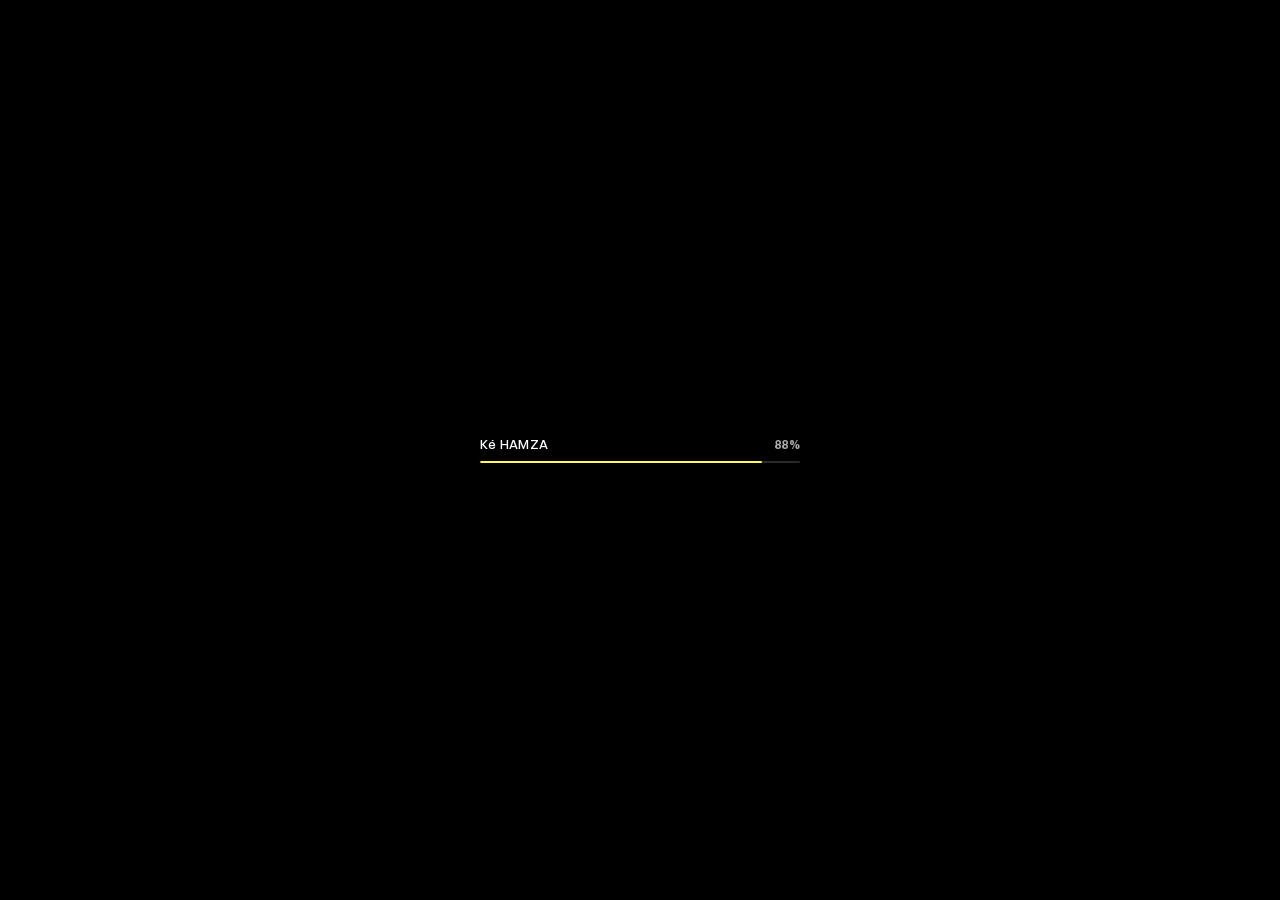
<file: index.html>
<!DOCTYPE html>
<html lang="en">
<head>
    <meta charset="utf-8">
    <meta name="viewport" content="width=device-width, initial-scale=1.0">
    <title>Ké HAMZA - Marketing Strategist & Event Planner</title>
    <meta name="description" content="Portfolio of Kessi Adel Hamza (Ké HAMZA) - Algerian Festival Sports Marketing Planner, Sport Exhibition Marketing Manager, Real Estate Marketing Manager, Nestle Marketing Team Supervisor, and Founder of Flipex Center.">
    
    <!-- Favicons -->
    <link href="assets/images/favicon-light.png" rel="icon" media="(prefers-color-scheme: light)">
    <link href="assets/images/favicon-dark.png" rel="icon" media="(prefers-color-scheme: dark)">
    
    <!-- Open Graph & Twitter -->
    <meta property="og:type" content="website">
    <meta property="og:title" content="Ké HAMZA - Marketing Strategist">
    <meta property="og:description" content="Marketing Strategist, Event Planner, Sports Exhibition Director, Nestlé Team Lead & Founder of Flipex Center.">
    <meta property="og:image" content="assets/images/og-image.png">
    <meta name="twitter:card" content="summary_large_image">
    <meta name="twitter:title" content="Ké HAMZA - Marketing Strategist">
    <meta name="twitter:description" content="Marketing Strategist, Event Planner, Sports Exhibition Director, Nestlé Team Lead & Founder of Flipex Center.">
    <meta name="twitter:image" content="assets/images/og-image.png">

    <!-- Styles -->
    <link rel="stylesheet" href="css/style.css">
</head>
<body class="no-scroll">

    <!-- Grain Noise Overlay -->
    <div class="noise-overlay" aria-hidden="true"></div>

    <!-- Preloader -->
    <aside id="preloader" class="preloader" aria-label="Loading Website">
        <div class="preloader-inner">
            <div class="preloader-header">
                <span class="preloader-title">Ké HAMZA</span>
                <span id="preloader-percent" class="preloader-percent">0%</span>
            </div>
            <div class="preloader-track">
                <div id="preloader-bar" class="preloader-bar"></div>
            </div>
        </div>
    </aside>

    <!-- Header / Navigation -->
    <header class="site-header">
        <a href="./index.html" class="brand-logo" aria-label="Ké HAMZA Home">Ké HAMZA</a>
        <nav class="nav-container" aria-label="Main Navigation">
            <ul class="nav-links">
                <li class="nav-item">
                    <a href="./works.html" class="nav-link">
                        <span class="nav-bracket nav-bracket-left">[</span>
                        <span class="rolling-text-wrap" data-text="WORKS">WORKS</span>
                        <span class="nav-bracket nav-bracket-right">]</span>
                    </a>
                </li>
                <li class="nav-item">
                    <a href="./about.html" class="nav-link">
                        <span class="nav-bracket nav-bracket-left">[</span>
                        <span class="rolling-text-wrap" data-text="ABOUT">ABOUT</span>
                        <span class="nav-bracket nav-bracket-right">]</span>
                    </a>
                </li>
                <li class="nav-item">
                    <a href="mailto:kessi.hamza@gmail.com" class="nav-link nav-contact">
                        <span class="nav-bracket nav-bracket-left">[</span>
                        <span class="rolling-text-wrap" data-text="CONTACT">CONTACT</span>
                        <span class="nav-bracket nav-bracket-right">]</span>
                    </a>
                </li>
            </ul>
            <button id="menu-toggle" class="menu-toggle" aria-label="Toggle Navigation Menu">
                <span>Menu</span>
                <div class="hamburger-icon">
                    <span class="hamburger-bar"></span>
                    <span class="hamburger-bar"></span>
                </div>
            </button>
        </nav>
    </header>

    <!-- Mobile Drawer -->
    <nav id="mobile-drawer" class="mobile-nav-drawer" aria-hidden="true">
        <a href="./works.html">WORKS</a>
        <a href="./about.html">ABOUT</a>
        <a href="mailto:kessi.hamza@gmail.com">CONTACT</a>
    </nav>

    <!-- Hero Section -->
    <main class="hero-section">
        <!-- Floating Interactive Work Cards Canvas -->
        <div id="hero-canvas" class="hero-canvas-container" aria-label="Selected Works Canvas"></div>

        <!-- Hero Center Typography -->
        <div class="hero-content">
            <div class="hero-title-wrap">
                <h1 id="hero-title" class="hero-title">Ké HAMZA</h1>
            </div>
            <div class="hero-subtext-wrap">
                <p class="hero-subtext">
                    Marketing Strategist, Event Planner &amp; Founder of Flipex Center. Driving high-impact sports festivals, exhibitions, luxury real estate, restaurant branding, and multinational activations.
                </p>
            </div>
        </div>
    </main>

    <!-- Bottom Bar (Footer) -->
    <footer class="bottom-bar">
        <div class="bottom-role">Marketing Strategist &amp; Event Planner</div>
        <div class="bottom-location">Algiers, Algeria</div>
        <div class="bottom-credit">
            <a href="./about.html">Kessi Adel Hamza</a>
        </div>
    </footer>

    <!-- Vanilla JavaScript -->
    <script src="js/main.js"></script>
</body>
</html>
</file>
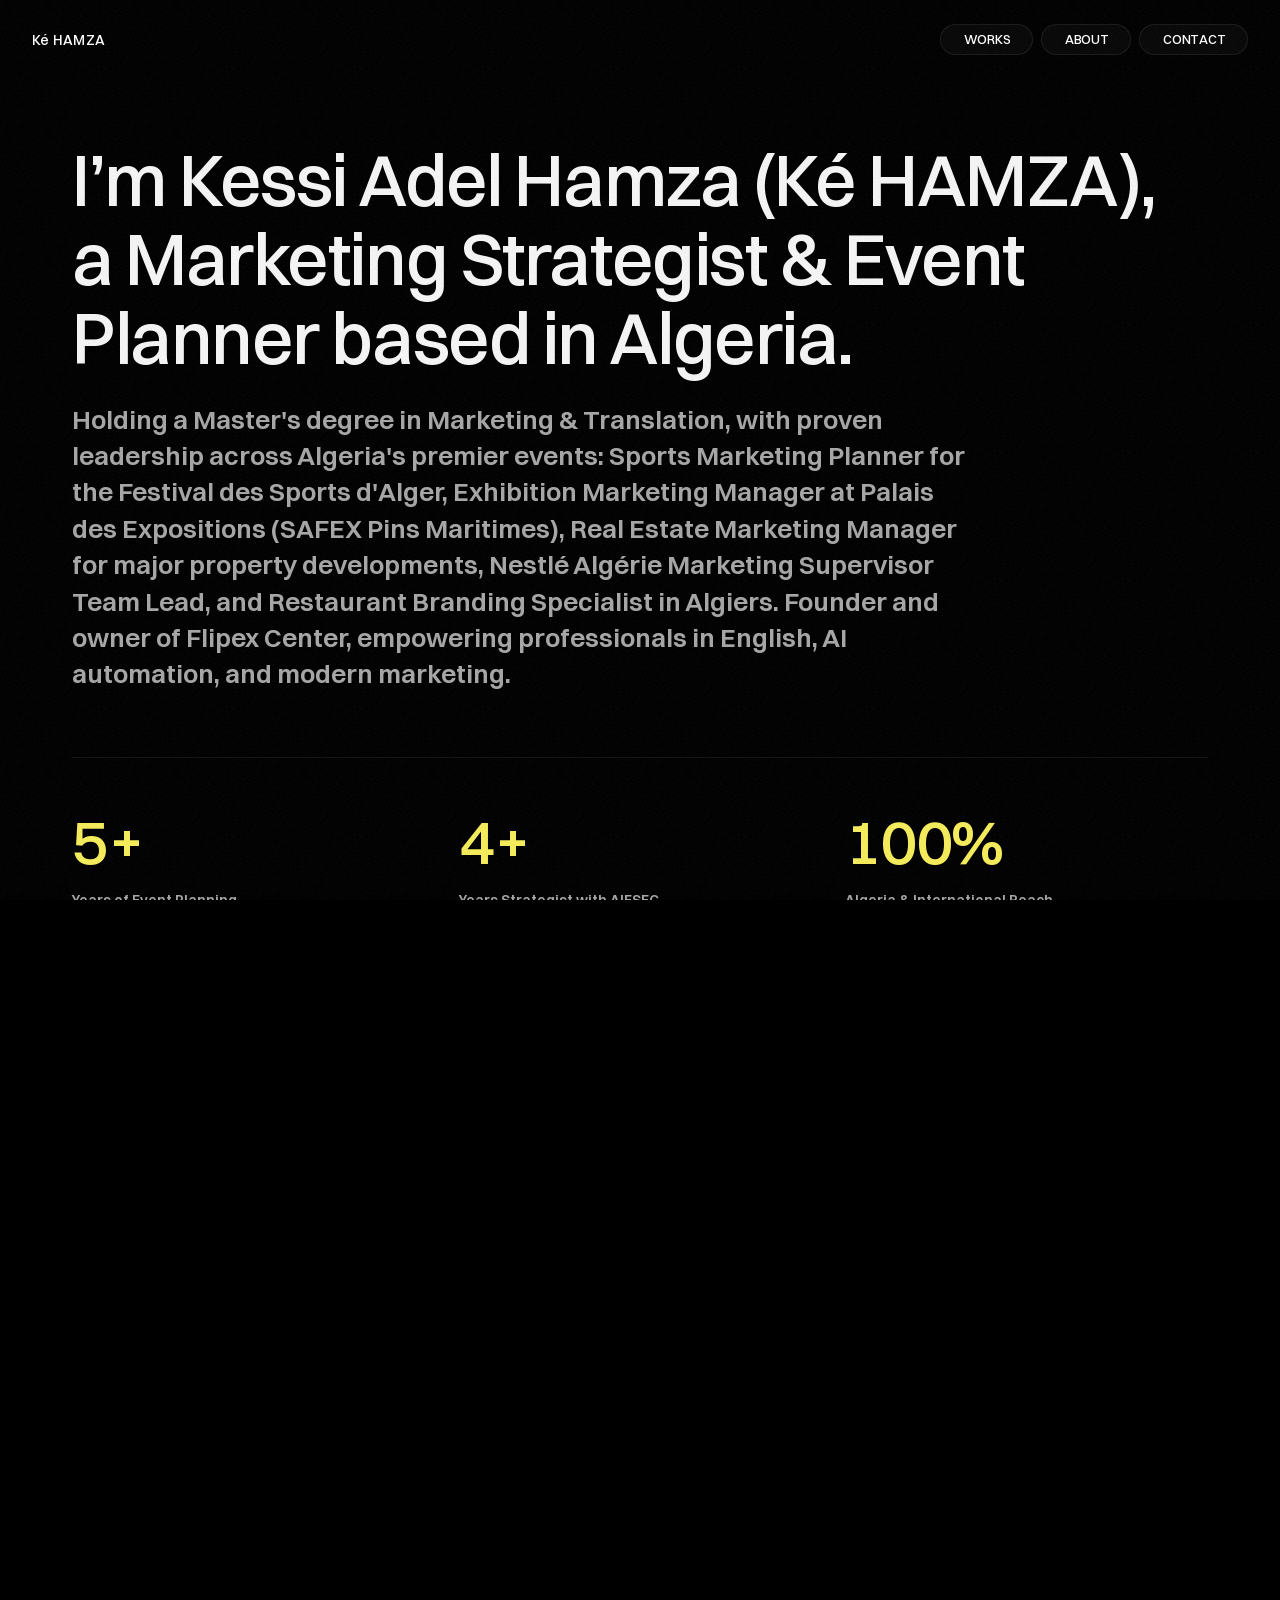
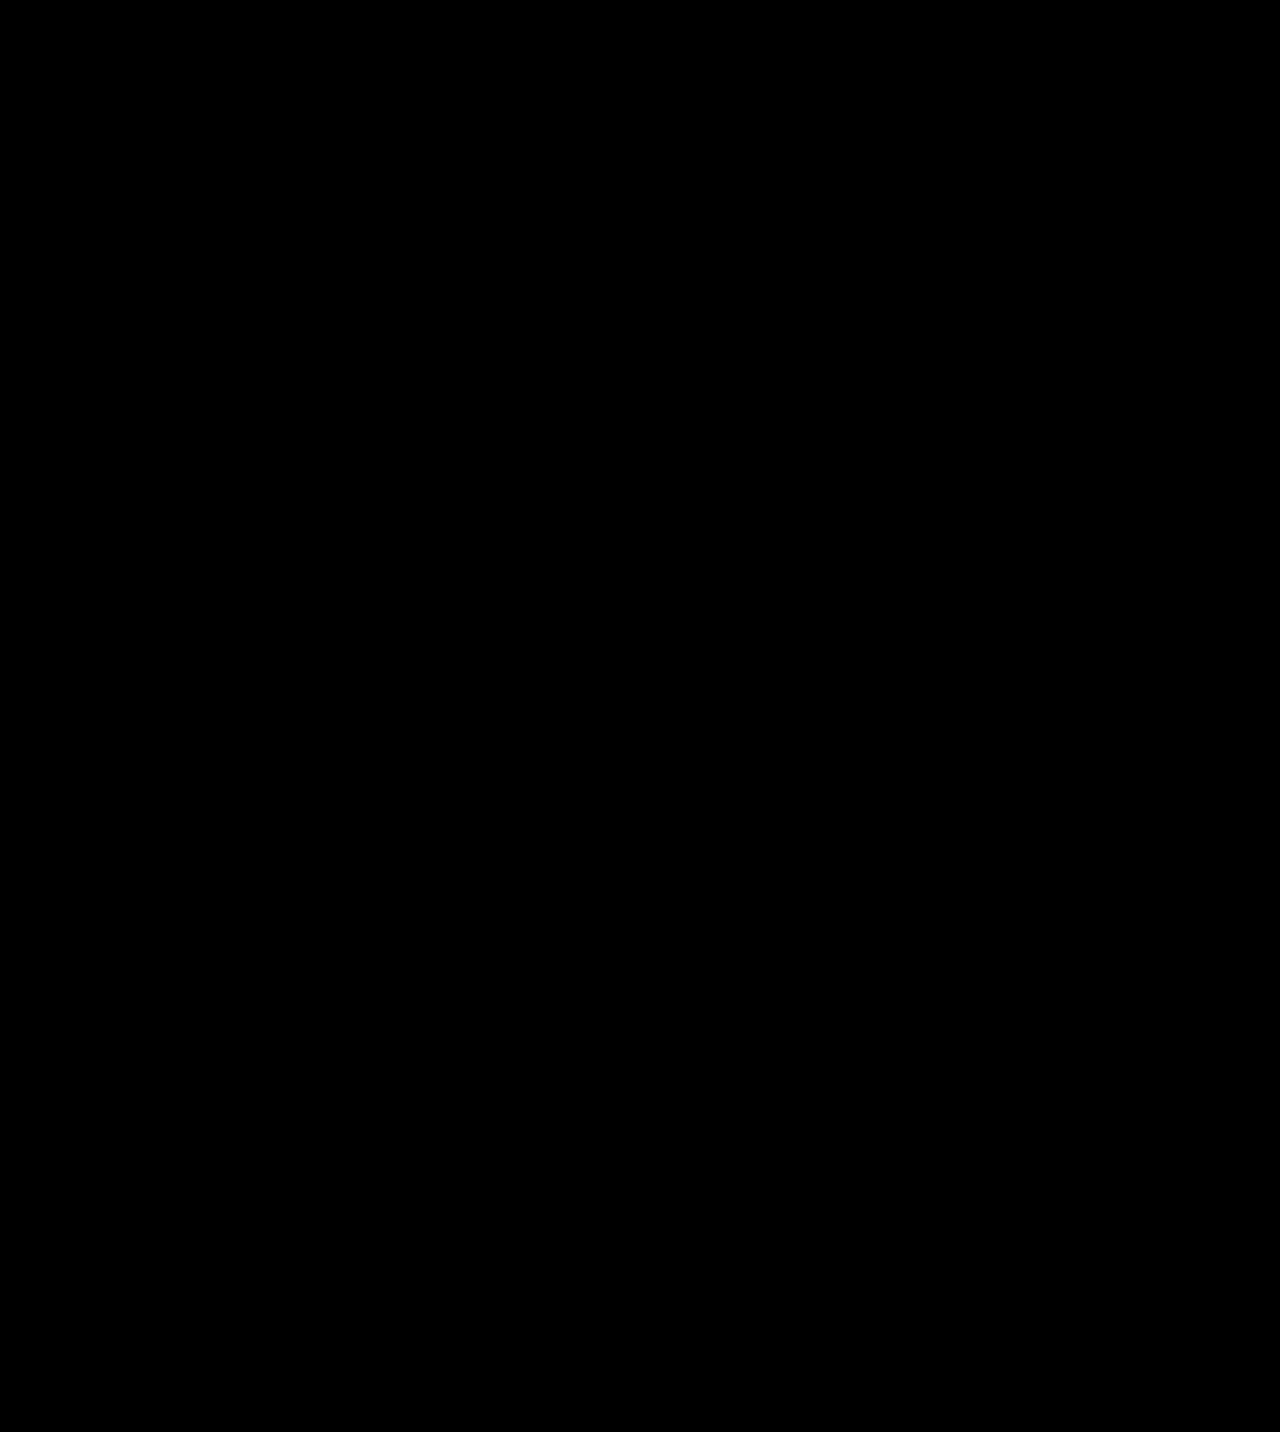
<file: about.html>
<!DOCTYPE html>
<html lang="en">
<head>
    <meta charset="utf-8">
    <meta name="viewport" content="width=device-width, initial-scale=1.0">
    <title>About - Ké HAMZA | Marketing Strategist & Event Planner</title>
    <meta name="description" content="Kessi Adel Hamza (Ké HAMZA) - Algerian Festival Sports Planner, Sport Exhibition SAFEX, Real Estate Marketing, Nestle Team Lead, and Founder of Flipex Center in Algeria.">
    <link href="assets/images/favicon-light.png" rel="icon" media="(prefers-color-scheme: light)">
    <link href="assets/images/favicon-dark.png" rel="icon" media="(prefers-color-scheme: dark)">
    <link rel="stylesheet" href="css/style.css">
</head>
<body class="is-loaded">

    <div class="noise-overlay" aria-hidden="true"></div>

    <!-- Header / Navigation -->
    <header class="site-header" style="opacity: 1; transform: translateY(0);">
        <a href="./index.html" class="brand-logo" aria-label="Ké HAMZA Home">Ké HAMZA</a>
        <nav class="nav-container" aria-label="Main Navigation">
            <ul class="nav-links">
                <li class="nav-item">
                    <a href="./works.html" class="nav-link">
                        <span class="nav-bracket nav-bracket-left">[</span>
                        <span class="rolling-text-wrap" data-text="WORKS">WORKS</span>
                        <span class="nav-bracket nav-bracket-right">]</span>
                    </a>
                </li>
                <li class="nav-item">
                    <a href="./about.html" class="nav-link">
                        <span class="nav-bracket nav-bracket-left">[</span>
                        <span class="rolling-text-wrap" data-text="ABOUT">ABOUT</span>
                        <span class="nav-bracket nav-bracket-right">]</span>
                    </a>
                </li>
                <li class="nav-item">
                    <a href="mailto:kessi.hamza@gmail.com" class="nav-link nav-contact">
                        <span class="nav-bracket nav-bracket-left">[</span>
                        <span class="rolling-text-wrap" data-text="CONTACT">CONTACT</span>
                        <span class="nav-bracket nav-bracket-right">]</span>
                    </a>
                </li>
            </ul>
            <button id="menu-toggle" class="menu-toggle" aria-label="Toggle Navigation Menu">
                <span>Menu</span>
                <div class="hamburger-icon">
                    <span class="hamburger-bar"></span>
                    <span class="hamburger-bar"></span>
                </div>
            </button>
        </nav>
    </header>

    <!-- Mobile Drawer -->
    <nav id="mobile-drawer" class="mobile-nav-drawer" aria-hidden="true">
        <a href="./works.html">WORKS</a>
        <a href="./about.html">ABOUT</a>
        <a href="mailto:kessi.hamza@gmail.com">CONTACT</a>
    </nav>

    <!-- Main Content -->
    <main class="page-container">
        <header class="page-header">
            <h1 class="page-title">I’m Kessi Adel Hamza (Ké HAMZA), a Marketing Strategist & Event Planner based in Algeria.</h1>
            <p class="page-intro">
                Holding a Master's degree in Marketing & Translation, with proven leadership across Algeria's premier events: Sports Marketing Planner for the Festival des Sports d'Alger, Exhibition Marketing Manager at Palais des Expositions (SAFEX Pins Maritimes), Real Estate Marketing Manager for major property developments, Nestlé Algérie Marketing Supervisor Team Lead, and Restaurant Branding Specialist in Algiers. Founder and owner of Flipex Center, empowering professionals in English, AI automation, and modern marketing.
            </p>
        </header>

        <!-- Stats Section -->
        <section class="stats-grid" aria-label="Key Figures">
            <div class="stat-item">
                <div class="stat-number">5+</div>
                <div class="stat-label">Years of Event Planning</div>
            </div>
            <div class="stat-item">
                <div class="stat-number">4+</div>
                <div class="stat-label">Years Strategist with AIESEC</div>
            </div>
            <div class="stat-item">
                <div class="stat-number">100%</div>
                <div class="stat-label">Algeria & International Reach</div>
            </div>
        </section>

        <!-- Signature Events & Achievements in Algeria -->
        <section class="about-section">
            <h2 class="about-section-title">Major Events & Projects in Algeria</h2>
            <div class="services-grid">
                <article class="service-card">
                    <h3 class="service-title">Festival des Sports d’Alger</h3>
                    <p class="service-desc">Marketing planner and strategic event coordinator for Algeria's flagship sports festival (Wilaya d'Alger &amp; DJS). Orchestrated spectator engagement, sponsorship branding, and multi-hub athletic activations across Les Sablettes, Oued Smar, and Mohamed Boudiaf Olympic Complex.</p>
                </article>
                <article class="service-card">
                    <h3 class="service-title">Sport Exhibition Expo (SAFEX)</h3>
                    <p class="service-desc">Marketing manager directing sports trade exhibitions at the Palais des Expositions SAFEX (Pins Maritimes, Alger). Led B2B exhibitor acquisition, international fitness brand partnerships, and sports federation relations.</p>
                </article>
                <article class="service-card">
                    <h3 class="service-title">Real Estate Marketing (SAFEX)</h3>
                    <p class="service-desc">Marketing manager for high-tier property developments and real estate exhibitions at SAFEX (DZ IMMO &amp; Batimatec). Managed buyer lead generation, luxury showroom activations, and investor engagement.</p>
                </article>
                <article class="service-card">
                    <h3 class="service-title">Nestlé Algérie Marketing Supervisor</h3>
                    <p class="service-desc">Supervised marketing campaigns and promotional teams for Nestlé Algérie (Oued Smar / National). Led retail channel activations, consumer sampling campaigns, and brand visibility nationwide.</p>
                </article>
                <article class="service-card">
                    <h3 class="service-title">Food &amp; Restaurant Branding Alger</h3>
                    <p class="service-desc">Branding manager for premium restaurant concepts and gastronomic venues in Algiers (Hydra, Alger Centre). Designed full visual identities, menu narratives, and influencer tasting launch campaigns.</p>
                </article>
                <article class="service-card">
                    <h3 class="service-title">Flipex Learning Center</h3>
                    <p class="service-desc">Founder and owner of Flipex Center in Algeria, delivering high-impact training in Business English fluency, Applied AI tools, and growth marketing methodologies.</p>
                </article>
            </div>
        </section>

        <!-- Career Milestones -->
        <section class="about-section">
            <h2 class="about-section-title">Career Milestones</h2>
            <div class="experience-list">
                <div class="experience-item">
                    <div>
                        <span class="experience-role">Festival des Sports d’Alger</span>
                        <span class="experience-company">— Sports Marketing Planner</span>
                    </div>
                    <span class="experience-period">Alger, Algeria</span>
                </div>
                <div class="experience-item">
                    <div>
                        <span class="experience-role">Sport Exhibition Expo (SAFEX)</span>
                        <span class="experience-company">— Marketing Manager</span>
                    </div>
                    <span class="experience-period">Pins Maritimes, Alger</span>
                </div>
                <div class="experience-item">
                    <div>
                        <span class="experience-role">Real Estate Developments (SAFEX)</span>
                        <span class="experience-company">— Real Estate Marketing Manager</span>
                    </div>
                    <span class="experience-period">Alger, Algeria</span>
                </div>
                <div class="experience-item">
                    <div>
                        <span class="experience-role">Nestlé Algérie</span>
                        <span class="experience-company">— Marketing Supervisor Team</span>
                    </div>
                    <span class="experience-period">Oued Smar / National</span>
                </div>
                <div class="experience-item">
                    <div>
                        <span class="experience-role">Food &amp; Restaurant Industry</span>
                        <span class="experience-company">— Food &amp; Restaurant Branding Manager</span>
                    </div>
                    <span class="experience-period">Alger, Algeria</span>
                </div>
                <div class="experience-item">
                    <div>
                        <span class="experience-role">Flipex Center</span>
                        <span class="experience-company">— Founder &amp; Owner (English, AI &amp; Marketing)</span>
                    </div>
                    <span class="experience-period">Founder</span>
                </div>
                <div class="experience-item">
                    <div>
                        <span class="experience-role">Influencer Marketing Operations</span>
                        <span class="experience-company">— Marketing Manager with Influencers</span>
                    </div>
                    <span class="experience-period">Campaign Director</span>
                </div>
                <div class="experience-item">
                    <div>
                        <span class="experience-role">AIESEC in Algeria</span>
                        <span class="experience-company">— Marketing Strategist</span>
                    </div>
                    <span class="experience-period">4 Years</span>
                </div>
            </div>
        </section>

        <!-- Education -->
        <section class="about-section">
            <h2 class="about-section-title">Education &amp; Personal Profile</h2>
            <div class="experience-list">
                <div class="experience-item">
                    <div>
                        <span class="experience-role">Master’s Degree</span>
                        <span class="experience-company">— Marketing &amp; Translation</span>
                    </div>
                    <span class="experience-period">Master</span>
                </div>
                <div class="experience-item">
                    <div>
                        <span class="experience-role">Personal Profile</span>
                        <span class="experience-company">— Born: 12/07/1995</span>
                    </div>
                    <span class="experience-period">Kessi Adel Hamza (Ké HAMZA)</span>
                </div>
            </div>
        </section>
    </main>

    <!-- Bottom Bar (Footer) -->
    <footer class="bottom-bar" style="position: relative; margin-top: 40px; opacity: 1; transform: none;">
        <div class="bottom-role">Marketing Strategist &amp; Event Planner</div>
        <div class="bottom-location">Algiers, Algeria</div>
        <div class="bottom-credit">
            <a href="./about.html">Kessi Adel Hamza</a>
        </div>
    </footer>

    <script src="js/main.js"></script>
</body>
</html>
</file>
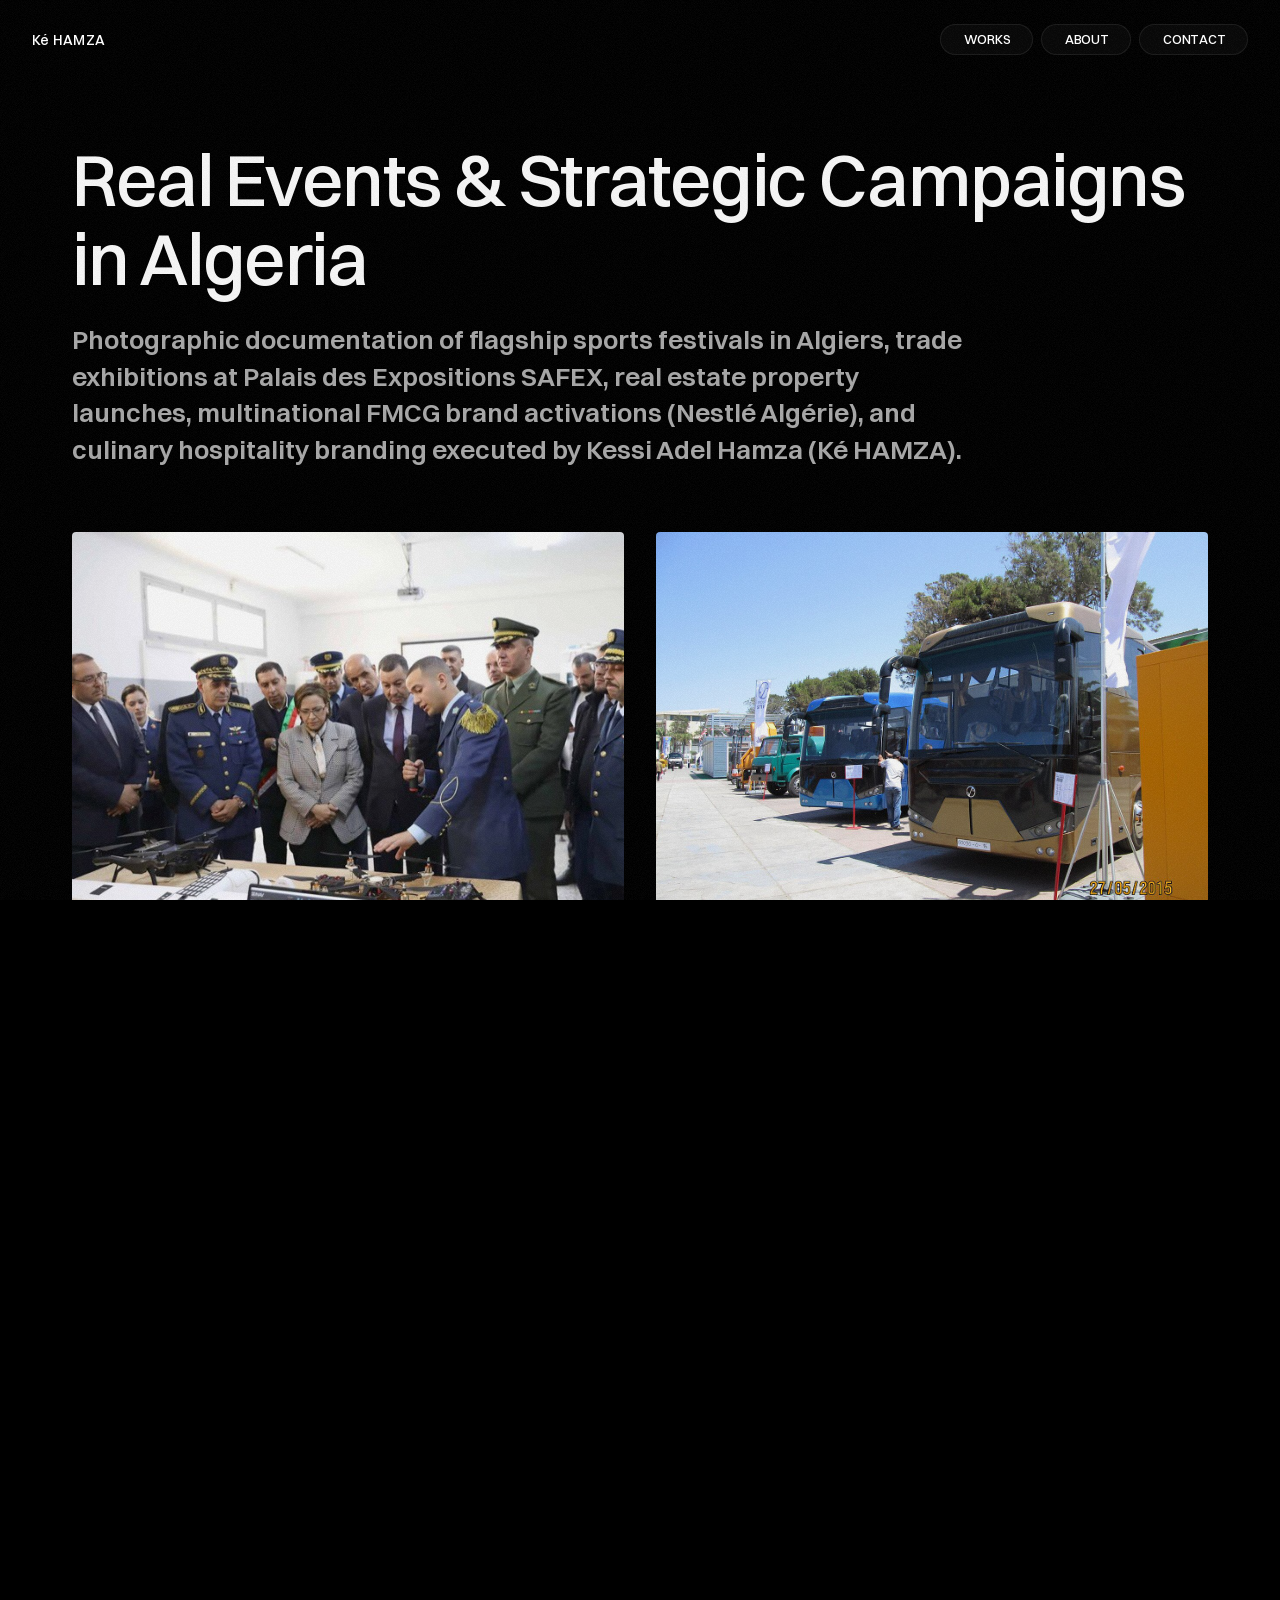
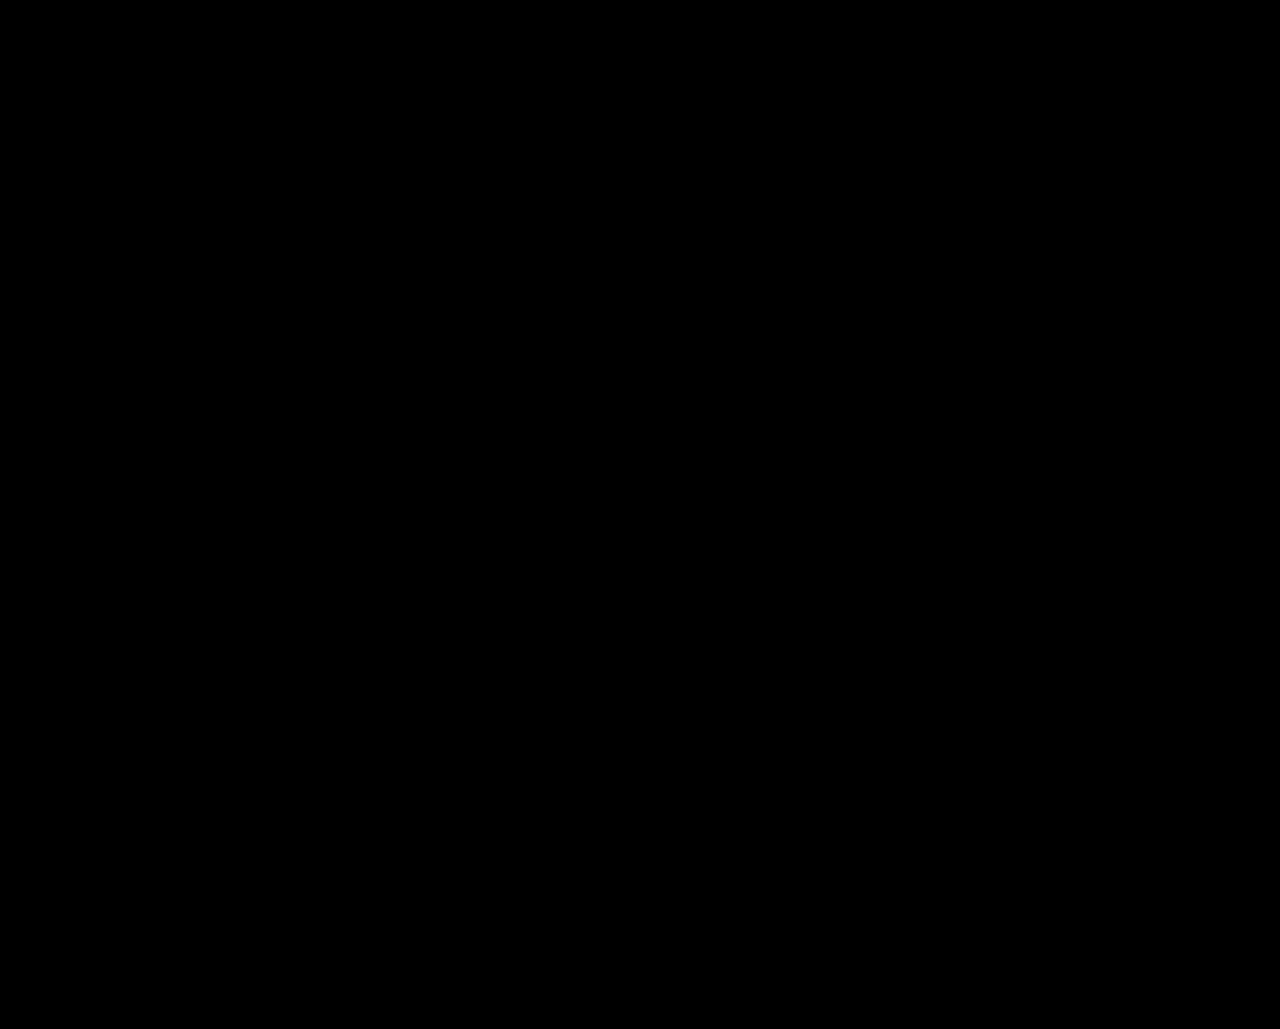
<file: works.html>
<!DOCTYPE html>
<html lang="en">
<head>
    <meta charset="utf-8">
    <meta name="viewport" content="width=device-width, initial-scale=1.0">
    <title>Works & Events - Ké HAMZA | Marketing Strategist</title>
    <meta name="description" content="Authentic events in Algeria: Festival des Sports d'Alger, Sport Exhibition SAFEX, Real Estate DZ IMMO, Nestle Marketing, and Restaurant Branding by Ké HAMZA.">
    <link href="assets/images/favicon-light.png" rel="icon" media="(prefers-color-scheme: light)">
    <link href="assets/images/favicon-dark.png" rel="icon" media="(prefers-color-scheme: dark)">
    <link rel="stylesheet" href="css/style.css">
</head>
<body class="is-loaded">

    <div class="noise-overlay" aria-hidden="true"></div>

    <!-- Header / Navigation -->
    <header class="site-header" style="opacity: 1; transform: translateY(0);">
        <a href="./index.html" class="brand-logo" aria-label="Ké HAMZA Home">Ké HAMZA</a>
        <nav class="nav-container" aria-label="Main Navigation">
            <ul class="nav-links">
                <li class="nav-item">
                    <a href="./works.html" class="nav-link">
                        <span class="nav-bracket nav-bracket-left">[</span>
                        <span class="rolling-text-wrap" data-text="WORKS">WORKS</span>
                        <span class="nav-bracket nav-bracket-right">]</span>
                    </a>
                </li>
                <li class="nav-item">
                    <a href="./about.html" class="nav-link">
                        <span class="nav-bracket nav-bracket-left">[</span>
                        <span class="rolling-text-wrap" data-text="ABOUT">ABOUT</span>
                        <span class="nav-bracket nav-bracket-right">]</span>
                    </a>
                </li>
                <li class="nav-item">
                    <a href="mailto:kessi.hamza@gmail.com" class="nav-link nav-contact">
                        <span class="nav-bracket nav-bracket-left">[</span>
                        <span class="rolling-text-wrap" data-text="CONTACT">CONTACT</span>
                        <span class="nav-bracket nav-bracket-right">]</span>
                    </a>
                </li>
            </ul>
            <button id="menu-toggle" class="menu-toggle" aria-label="Toggle Navigation Menu">
                <span>Menu</span>
                <div class="hamburger-icon">
                    <span class="hamburger-bar"></span>
                    <span class="hamburger-bar"></span>
                </div>
            </button>
        </nav>
    </header>

    <!-- Mobile Drawer -->
    <nav id="mobile-drawer" class="mobile-nav-drawer" aria-hidden="true">
        <a href="./works.html">WORKS</a>
        <a href="./about.html">ABOUT</a>
        <a href="mailto:kessi.hamza@gmail.com">CONTACT</a>
    </nav>

    <!-- Main Content -->
    <main class="page-container">
        <header class="page-header">
            <h1 class="page-title">Real Events & Strategic Campaigns in Algeria</h1>
            <p class="page-intro">
                Photographic documentation of flagship sports festivals in Algiers, trade exhibitions at Palais des Expositions SAFEX, real estate property launches, multinational FMCG brand activations (Nestlé Algérie), and culinary hospitality branding executed by Kessi Adel Hamza (Ké HAMZA).
            </p>
        </header>

        <section class="works-grid" aria-label="Project Gallery">
            <!-- 1. Festival des Sports d'Alger -->
            <article class="work-card">
                <div class="work-card-thumb">
                    <img src="assets/images/real-algerian-sports-festival.jpg" alt="Festival des Sports d'Alger - Real Algerian Event" loading="lazy">
                </div>
                <div class="work-card-info">
                    <div class="work-card-title">
                        <span>Festival des Sports d'Alger</span>
                    </div>
                    <span class="work-card-category">Sports Marketing Planner</span>
                    <span class="work-card-year">Alger</span>
                </div>
            </article>

            <!-- 2. Sport Exhibition Expo (SAFEX) -->
            <article class="work-card">
                <div class="work-card-thumb">
                    <img src="assets/images/real-algerian-safex.jpg" alt="Salon International du Sport at SAFEX Pins Maritimes Alger" loading="lazy">
                </div>
                <div class="work-card-info">
                    <div class="work-card-title">
                        <span>Sport Exhibition Expo (SAFEX)</span>
                    </div>
                    <span class="work-card-category">Marketing Manager</span>
                    <span class="work-card-year">Pins Maritimes</span>
                </div>
            </article>

            <!-- 3. Real Estate Marketing (SAFEX / DZ IMMO) -->
            <article class="work-card">
                <div class="work-card-thumb">
                    <img src="assets/images/real-algerian-real-estate.jpg" alt="Real Estate Marketing & Property Exhibition at SAFEX" loading="lazy">
                </div>
                <div class="work-card-info">
                    <div class="work-card-title">
                        <span>Real Estate Marketing (SAFEX)</span>
                    </div>
                    <span class="work-card-category">Real Estate Marketing</span>
                    <span class="work-card-year">Alger</span>
                </div>
            </article>

            <!-- 4. Nestlé Marketing Supervisor Team -->
            <article class="work-card">
                <div class="work-card-thumb">
                    <img src="assets/images/nestle-marketing.jpg" alt="Nestle Marketing Supervisor Team in Algeria" loading="lazy">
                </div>
                <div class="work-card-info">
                    <div class="work-card-title">
                        <span>Nestlé Brand Activation</span>
                    </div>
                    <span class="work-card-category">Marketing Supervisor Team</span>
                    <span class="work-card-year">Oued Smar / National</span>
                </div>
            </article>

            <!-- 5. Food & Restaurant Branding Alger -->
            <article class="work-card">
                <div class="work-card-thumb">
                    <img src="assets/images/real-algerian-restaurant.jpg" alt="Food & Restaurant Branding in Algiers" loading="lazy">
                </div>
                <div class="work-card-info">
                    <div class="work-card-title">
                        <span>Restaurant & Food Branding</span>
                    </div>
                    <span class="work-card-category">Branding Manager</span>
                    <span class="work-card-year">Alger Centre</span>
                </div>
            </article>

            <!-- 6. Flipex Center AI & Marketing -->
            <article class="work-card">
                <div class="work-card-thumb">
                    <img src="assets/images/flipex-center.jpg" alt="Flipex Center AI and English Learning Hub" loading="lazy">
                </div>
                <div class="work-card-info">
                    <div class="work-card-title">
                        <span>Flipex Learning Center</span>
                    </div>
                    <span class="work-card-category">Founder & Owner</span>
                    <span class="work-card-year">Algeria</span>
                </div>
            </article>

            <!-- 7. Nelson Mandela Stadium Events -->
            <article class="work-card">
                <div class="work-card-thumb">
                    <img src="assets/images/real-algerian-stadium.jpg" alt="Nelson Mandela Stadium Baraki Algiers Major Sports Events" loading="lazy">
                </div>
                <div class="work-card-info">
                    <div class="work-card-title">
                        <span>Nelson Mandela Stadium Events</span>
                    </div>
                    <span class="work-card-category">Sports Event Management</span>
                    <span class="work-card-year">Baraki, Alger</span>
                </div>
            </article>
        </section>
    </main>

    <!-- Bottom Bar (Footer) -->
    <footer class="bottom-bar" style="position: relative; margin-top: 40px; opacity: 1; transform: none;">
        <div class="bottom-role">Marketing Strategist & Event Planner</div>
        <div class="bottom-location">Algiers, Algeria</div>
        <div class="bottom-credit">
            <a href="./about.html">Kessi Adel Hamza</a>
        </div>
    </footer>

    <script src="js/main.js"></script>
</body>
</html>
</file>
<file: css/style.css>
/* ==========================================================================
   CASPIA - Independent Portfolio
   Decoupled HTML5 / CSS3 / Vanilla JS
   Zero Framer dependencies · Preserved animations & physics
   ========================================================================== */

/* --------------------------------------------------------------------------
   Fonts (Local Switzer)
   -------------------------------------------------------------------------- */
@font-face {
    font-family: 'Switzer';
    src: url('../assets/fonts/Switzer-Regular.woff2') format('woff2');
    font-weight: 400;
    font-style: normal;
    font-display: swap;
}

@font-face {
    font-family: 'Switzer';
    src: url('../assets/fonts/Switzer-Medium.woff2') format('woff2');
    font-weight: 500;
    font-style: normal;
    font-display: swap;
}

@font-face {
    font-family: 'Switzer';
    src: url('../assets/fonts/Switzer-Semibold.woff2') format('woff2');
    font-weight: 600;
    font-style: normal;
    font-display: swap;
}

@font-face {
    font-family: 'Switzer';
    src: url('../assets/fonts/Switzer-Bold.woff2') format('woff2');
    font-weight: 700;
    font-style: normal;
    font-display: swap;
}

/* --------------------------------------------------------------------------
   Design Tokens & Variables
   -------------------------------------------------------------------------- */
:root {
    --bg-primary: #000000;
    --bg-surface: #111111;
    --text-primary: #ffffff;
    --text-secondary: #aeaeae;
    --text-muted: #605f5f;
    --track-color: #2a2a2a;
    --accent-yellow: #fff75e;
    --accent-green: #b6faa5;
    --border-subtle: rgba(255, 255, 255, 0.08);
    --border-hover: rgba(255, 255, 255, 0.2);
    --font-sans: 'Switzer', -apple-system, BlinkMacSystemFont, 'Segoe UI', Roboto, sans-serif;
    --nav-height: 80px;
    --ease-smooth: cubic-bezier(0.16, 1, 0.3, 1);
    --ease-roll: cubic-bezier(0.91, 0.1, 0.27, 0.96);
    --ease-spring: cubic-bezier(0.34, 1.56, 0.64, 1);
}

/* --------------------------------------------------------------------------
   Reset & Base Styles
   -------------------------------------------------------------------------- */
*, *::before, *::after {
    box-sizing: border-box;
    margin: 0;
    padding: 0;
}

html, body {
    width: 100%;
    height: 100%;
    background-color: var(--bg-primary);
    color: var(--text-primary);
    font-family: var(--font-sans);
    -webkit-font-smoothing: antialiased;
    -moz-osx-font-smoothing: grayscale;
    overflow-x: hidden;
    user-select: none;
    -webkit-user-select: none;
}

body.no-scroll {
    overflow: hidden;
}

/* --------------------------------------------------------------------------
   Grain Texture Overlay
   -------------------------------------------------------------------------- */
.noise-overlay {
    position: fixed;
    top: 0;
    left: 0;
    width: 100vw;
    height: 100vh;
    background-image: url('../assets/images/noise.png');
    background-repeat: repeat;
    background-size: 128px auto;
    opacity: 0.06;
    pointer-events: none;
    z-index: 999;
}

/* --------------------------------------------------------------------------
   Preloader
   -------------------------------------------------------------------------- */
.preloader {
    position: fixed;
    top: 0;
    left: 0;
    width: 100vw;
    height: 100vh;
    background-color: var(--bg-primary);
    display: flex;
    justify-content: center;
    align-items: center;
    z-index: 10000;
    transition: opacity 0.8s cubic-bezier(0.74, 0.01, 0.31, 1), visibility 0.8s;
}

.preloader.fade-out {
    opacity: 0;
    visibility: hidden;
    pointer-events: none;
}

.preloader-inner {
    width: 90%;
    max-width: 320px;
    display: flex;
    flex-direction: column;
    gap: 8px;
}

.preloader-header {
    display: flex;
    justify-content: space-between;
    align-items: baseline;
    font-size: 13px;
    line-height: 1.2;
}

.preloader-title {
    font-weight: 500;
    color: var(--text-primary);
    letter-spacing: 0.02em;
}

.preloader-percent {
    font-weight: 400;
    font-size: 12px;
    color: var(--text-secondary);
    letter-spacing: 0.04em;
    font-variant-numeric: tabular-nums;
}

.preloader-track {
    width: 100%;
    height: 2px;
    border-radius: 1px;
    background-color: var(--track-color);
    overflow: hidden;
}

.preloader-bar {
    width: 0%;
    height: 100%;
    border-radius: 1px;
    background-color: var(--accent-yellow);
    transition: width 0.05s linear;
}

/* --------------------------------------------------------------------------
   Header & Navigation
   -------------------------------------------------------------------------- */
.site-header {
    position: fixed;
    top: 0;
    left: 0;
    width: 100%;
    padding: 24px 32px;
    display: flex;
    justify-content: space-between;
    align-items: center;
    z-index: 1000;
    opacity: 0;
    transform: translateY(-8px);
    transition: opacity 1.2s var(--ease-smooth) 0.3s, transform 1.2s var(--ease-smooth) 0.3s;
}

body.is-loaded .site-header {
    opacity: 1;
    transform: translateY(0);
}

.brand-logo {
    text-decoration: none;
    color: var(--text-primary);
    font-size: 14px;
    font-weight: 500;
    letter-spacing: 0.02em;
    line-height: 1;
    display: inline-block;
    padding: 4px 0;
}

.nav-container {
    display: flex;
    align-items: center;
    gap: 10px;
}

.nav-links {
    display: flex;
    align-items: center;
    gap: 8px;
    list-style: none;
}

.nav-item {
    position: relative;
}

.nav-link {
    display: inline-flex;
    align-items: center;
    padding: 6px 14px;
    border-radius: 999px;
    background: rgba(255, 255, 255, 0.03);
    border: 1px solid var(--border-subtle);
    color: var(--text-primary);
    text-decoration: none;
    font-size: 13px;
    font-weight: 500;
    letter-spacing: -0.02em;
    transition: background 0.3s ease, border-color 0.3s ease;
    cursor: pointer;
}

.nav-link:hover {
    background: rgba(255, 255, 255, 0.08);
    border-color: var(--border-hover);
}

.nav-bracket {
    display: inline-block;
    color: var(--text-secondary);
    opacity: 0;
    transform: scale(0.8);
    transition: opacity 0.25s ease, transform 0.25s ease;
}

.nav-link:hover .nav-bracket {
    opacity: 1;
    transform: scale(1);
}

.nav-bracket-left {
    margin-right: 4px;
}

.nav-bracket-right {
    margin-left: 4px;
}

/* Rolling Text Effect inside Nav Links */
.rolling-text-wrap {
    display: inline-flex;
    overflow: hidden;
    height: 15px;
    vertical-align: top;
    position: relative;
}

.rolling-char {
    display: inline-block;
    height: 15px;
    line-height: 15px;
    text-shadow: 0 15px 0 var(--text-primary);
    transform: translateY(0);
    transition: transform 0.5s var(--ease-roll);
    will-change: transform;
}

.nav-link:hover .rolling-char {
    transform: translateY(-15px);
}

/* Mobile Hamburger Menu */
.menu-toggle {
    display: none;
    background: rgba(255, 255, 255, 0.03);
    border: 1px solid var(--border-subtle);
    border-radius: 999px;
    padding: 8px 16px;
    color: var(--text-primary);
    font-family: inherit;
    font-size: 13px;
    font-weight: 500;
    cursor: pointer;
    align-items: center;
    gap: 10px;
    transition: background 0.3s ease, border-color 0.3s ease;
}

.menu-toggle:hover {
    background: rgba(255, 255, 255, 0.08);
    border-color: var(--border-hover);
}

.hamburger-icon {
    display: flex;
    flex-direction: column;
    justify-content: center;
    gap: 4px;
    width: 14px;
    height: 12px;
}

.hamburger-bar {
    width: 100%;
    height: 1.5px;
    background-color: var(--text-primary);
    border-radius: 1px;
    transition: transform 0.3s ease, opacity 0.3s ease;
}

.menu-toggle.active .hamburger-bar:nth-child(1) {
    transform: translateY(2.75px) rotate(45deg);
}

.menu-toggle.active .hamburger-bar:nth-child(2) {
    transform: translateY(-2.75px) rotate(-45deg);
}

/* Mobile Drawer */
.mobile-nav-drawer {
    display: none;
    position: fixed;
    top: 0;
    left: 0;
    width: 100vw;
    height: 100vh;
    background-color: rgba(0, 0, 0, 0.95);
    backdrop-filter: blur(20px);
    -webkit-backdrop-filter: blur(20px);
    z-index: 998;
    flex-direction: column;
    justify-content: center;
    align-items: center;
    gap: 28px;
    opacity: 0;
    pointer-events: none;
    transition: opacity 0.4s ease;
}

.mobile-nav-drawer.open {
    opacity: 1;
    pointer-events: auto;
}

.mobile-nav-drawer a {
    color: var(--text-primary);
    text-decoration: none;
    font-size: 28px;
    font-weight: 500;
    letter-spacing: -0.02em;
    transition: color 0.3s ease;
}

.mobile-nav-drawer a:hover {
    color: var(--accent-yellow);
}

/* --------------------------------------------------------------------------
   Hero Section & Floating Canvas
   -------------------------------------------------------------------------- */
.hero-section {
    position: relative;
    width: 100vw;
    height: 100vh;
    overflow: hidden;
    background-color: var(--bg-primary);
    display: flex;
    justify-content: center;
    align-items: center;
}

/* Floating Interactive Canvas */
.hero-canvas-container {
    position: absolute;
    inset: 0;
    width: 100%;
    height: 100%;
    overflow: hidden;
    pointer-events: none;
    z-index: 2;
    opacity: 0.001;
    transform: scale(1.2);
    transition: opacity 1.4s cubic-bezier(0.16, 1, 0.3, 1), transform 1.4s cubic-bezier(0.16, 1, 0.3, 1);
    will-change: transform, opacity;
}

body.is-loaded .hero-canvas-container {
    opacity: 1;
    transform: scale(1);
}

.floating-card {
    position: absolute;
    top: 0;
    left: 0;
    width: 180px;
    height: 135px;
    pointer-events: auto;
    display: block;
    text-decoration: none;
    transform-origin: center center;
    backface-visibility: hidden;
    transition: opacity 0.5s ease;
    cursor: pointer;
}

.hero-canvas-container.has-hovered .floating-card:not(.is-hovered) {
    opacity: 0.55;
}

.card-inner {
    position: absolute;
    top: 0;
    left: 0;
    width: 100%;
    height: 100%;
    border-radius: 2px;
    overflow: hidden;
    transform-origin: center center;
    transition: transform 0.5s cubic-bezier(0.33, 1, 0.68, 1);
}

.card-img {
    width: 100%;
    height: 100%;
    object-fit: cover;
    display: block;
    user-select: none;
    pointer-events: none;
    transform-origin: center center;
    transition: transform 0.55s cubic-bezier(0.33, 1, 0.68, 1);
}

.floating-card.is-hovered .card-inner {
    transform: scale(1.12);
}

.floating-card.is-hovered .card-img {
    transform: scale(1.08);
}

/* Card Floating Label (Title + Year) */
.card-label {
    position: absolute;
    left: 0;
    top: 100%;
    width: 100%;
    padding-top: 8px;
    display: flex;
    justify-content: space-between;
    align-items: baseline;
    font-size: 13px;
    line-height: 1.2;
    color: var(--text-primary);
    opacity: 0;
    transform: translateY(6px);
    transition: opacity 0.35s ease, transform 0.35s ease;
    pointer-events: none;
    white-space: nowrap;
}

.floating-card.is-hovered .card-label {
    opacity: 1;
    transform: translateY(0);
}

.card-label-title {
    font-weight: 500;
}

.card-label-year {
    font-size: 11px;
    color: var(--text-secondary);
    font-weight: 400;
    margin-left: 8px;
}

/* --------------------------------------------------------------------------
   Hero Center Typography (Color Cycle Fit Text)
   -------------------------------------------------------------------------- */
.hero-content {
    position: relative;
    z-index: 5;
    pointer-events: none;
    width: 90%;
    max-width: 1400px;
    display: flex;
    flex-direction: column;
    align-items: center;
    text-align: center;
}

.hero-title-wrap {
    width: 100%;
    position: relative;
    display: flex;
    justify-content: center;
    align-items: center;
}

.hero-title {
    font-family: var(--font-sans);
    font-size: clamp(64px, 18.5vw, 260px);
    font-weight: 600;
    letter-spacing: -0.025em;
    line-height: 0.95;
    margin: 0;
    padding: 0;
    text-align: center;
    white-space: nowrap;
    color: var(--accent-yellow);
    transition: color 2.5s cubic-bezier(0.44, 0, 0.56, 1);
    will-change: color;
    user-select: none;
}

.hero-subtext-wrap {
    margin-top: 24px;
    max-width: 520px;
    opacity: 0;
    transform: translateY(12px);
    transition: opacity 1.4s cubic-bezier(0.16, 1, 0.3, 1) 0.5s, transform 1.4s cubic-bezier(0.16, 1, 0.3, 1) 0.5s;
}

body.is-loaded .hero-subtext-wrap {
    opacity: 1;
    transform: translateY(0);
}

.hero-subtext {
    font-size: clamp(14px, 1.1vw, 16px);
    font-weight: 400;
    line-height: 1.45;
    color: var(--text-primary);
    text-align: center;
    letter-spacing: -0.01em;
}

/* --------------------------------------------------------------------------
   Footer / Bottom Bar
   -------------------------------------------------------------------------- */
.bottom-bar {
    position: fixed;
    bottom: 0;
    left: 0;
    right: 0;
    width: 100%;
    padding: 20px 32px;
    display: flex;
    justify-content: space-between;
    align-items: center;
    z-index: 1000;
    font-size: 13px;
    color: var(--text-secondary);
    opacity: 0.001;
    transform: translateY(8px);
    transition: opacity 1.4s cubic-bezier(0.16, 1, 0.3, 1) 0.4s, transform 1.4s cubic-bezier(0.16, 1, 0.3, 1) 0.4s;
}

body.is-loaded .bottom-bar {
    opacity: 1;
    transform: translateY(0);
}

.bottom-role,
.bottom-location,
.bottom-credit {
    flex: 1;
}

.bottom-role {
    text-align: left;
}

.bottom-location {
    text-align: center;
}

.bottom-credit {
    text-align: right;
}

.bottom-credit a {
    color: var(--text-secondary);
    text-decoration: none;
    transition: color 0.3s ease;
}

.bottom-credit a:hover {
    color: var(--text-primary);
}

/* --------------------------------------------------------------------------
   Responsive Breakpoints
   -------------------------------------------------------------------------- */
/* Tablet */
@media (max-width: 1199.98px) and (min-width: 810px) {
    .floating-card {
        width: 148px;
        height: 111px;
    }
    
    .site-header {
        padding: 20px 24px;
    }

    .bottom-bar {
        padding: 16px 24px;
    }
}

/* Mobile */
@media (max-width: 809.98px) {
    .floating-card {
        width: 96px;
        height: 72px;
    }

    .site-header {
        padding: 16px 20px;
    }

    .nav-links {
        display: none;
    }

    .menu-toggle {
        display: inline-flex;
    }

    .mobile-nav-drawer {
        display: flex;
    }

    .bottom-bar {
        padding: 14px 20px;
        font-size: 11px;
    }

    .hero-subtext-wrap {
        margin-top: 16px;
        max-width: 320px;
    }

    .hero-subtext {
        font-size: 13px;
    }
}

/* --------------------------------------------------------------------------
   Inner Pages (Works & About) Common Layout
   -------------------------------------------------------------------------- */
.page-container {
    max-width: 1200px;
    margin: 0 auto;
    padding: 140px 32px 100px;
    min-height: 100vh;
}

.page-header {
    margin-bottom: 64px;
}

.page-title {
    font-size: clamp(36px, 6vw, 72px);
    font-weight: 500;
    letter-spacing: -0.02em;
    line-height: 1.1;
    margin-bottom: 24px;
    color: var(--text-primary);
}

.page-intro {
    font-size: clamp(18px, 2.2vw, 26px);
    font-weight: 400;
    line-height: 1.4;
    color: var(--text-secondary);
    max-width: 900px;
}

/* --------------------------------------------------------------------------
   Works Page Grid
   -------------------------------------------------------------------------- */
.works-grid {
    display: grid;
    grid-template-columns: repeat(auto-fill, minmax(360px, 1fr));
    gap: 32px;
}

.work-card {
    display: block;
    text-decoration: none;
    color: inherit;
    border-radius: 4px;
    overflow: hidden;
    transition: transform 0.4s var(--ease-smooth);
}

.work-card:hover {
    transform: translateY(-4px);
}

.work-card-thumb {
    width: 100%;
    aspect-ratio: 4 / 3;
    overflow: hidden;
    background-color: var(--bg-surface);
    border-radius: 2px;
}

.work-card-thumb img {
    width: 100%;
    height: 100%;
    object-fit: cover;
    display: block;
    transition: transform 0.6s var(--ease-smooth);
}

.work-card:hover .work-card-thumb img {
    transform: scale(1.05);
}

.work-card-info {
    padding-top: 16px;
    display: flex;
    justify-content: space-between;
    align-items: baseline;
}

.work-card-title {
    font-size: 16px;
    font-weight: 500;
    color: var(--text-primary);
    display: flex;
    align-items: center;
    gap: 8px;
}

.work-card-category {
    font-size: 13px;
    color: var(--text-secondary);
}

.work-card-year {
    font-size: 13px;
    color: var(--text-muted);
}

/* --------------------------------------------------------------------------
   About Page Layout
   -------------------------------------------------------------------------- */
.about-section {
    margin-bottom: 80px;
}

.about-section-title {
    font-size: 14px;
    text-transform: uppercase;
    letter-spacing: 0.05em;
    color: var(--text-muted);
    margin-bottom: 32px;
}

/* Stats */
.stats-grid {
    display: grid;
    grid-template-columns: repeat(3, 1fr);
    gap: 24px;
    border-top: 1px solid var(--border-subtle);
    border-bottom: 1px solid var(--border-subtle);
    padding: 40px 0;
    margin-bottom: 80px;
}

.stat-item {
    display: flex;
    flex-direction: column;
    gap: 8px;
}

.stat-number {
    font-size: clamp(36px, 5vw, 64px);
    font-weight: 500;
    color: var(--accent-yellow);
    letter-spacing: -0.02em;
}

.stat-label {
    font-size: 14px;
    color: var(--text-secondary);
}

/* Services */
.services-grid {
    display: grid;
    grid-template-columns: repeat(2, 1fr);
    gap: 32px;
}

.service-card {
    background: rgba(255, 255, 255, 0.02);
    border: 1px solid var(--border-subtle);
    border-radius: 4px;
    padding: 32px;
    display: flex;
    flex-direction: column;
    gap: 12px;
}

.service-title {
    font-size: 20px;
    font-weight: 500;
    color: var(--text-primary);
}

.service-desc {
    font-size: 15px;
    color: var(--text-secondary);
    line-height: 1.5;
}

/* Experience List */
.experience-list {
    display: flex;
    flex-direction: column;
}

.experience-item {
    display: flex;
    justify-content: space-between;
    align-items: baseline;
    padding: 24px 0;
    border-bottom: 1px solid var(--border-subtle);
}

.experience-role {
    font-size: 18px;
    font-weight: 500;
    color: var(--text-primary);
}

.experience-company {
    color: var(--text-secondary);
    margin-left: 8px;
}

.experience-period {
    font-size: 14px;
    color: var(--text-muted);
}

@media (max-width: 809.98px) {
    .page-container {
        padding: 100px 20px 60px;
    }
    .works-grid {
        grid-template-columns: 1fr;
    }
    .stats-grid {
        grid-template-columns: 1fr;
        gap: 32px;
    }
    .services-grid {
        grid-template-columns: 1fr;
    }
    .experience-item {
        flex-direction: column;
        gap: 6px;
    }
}
</file>
